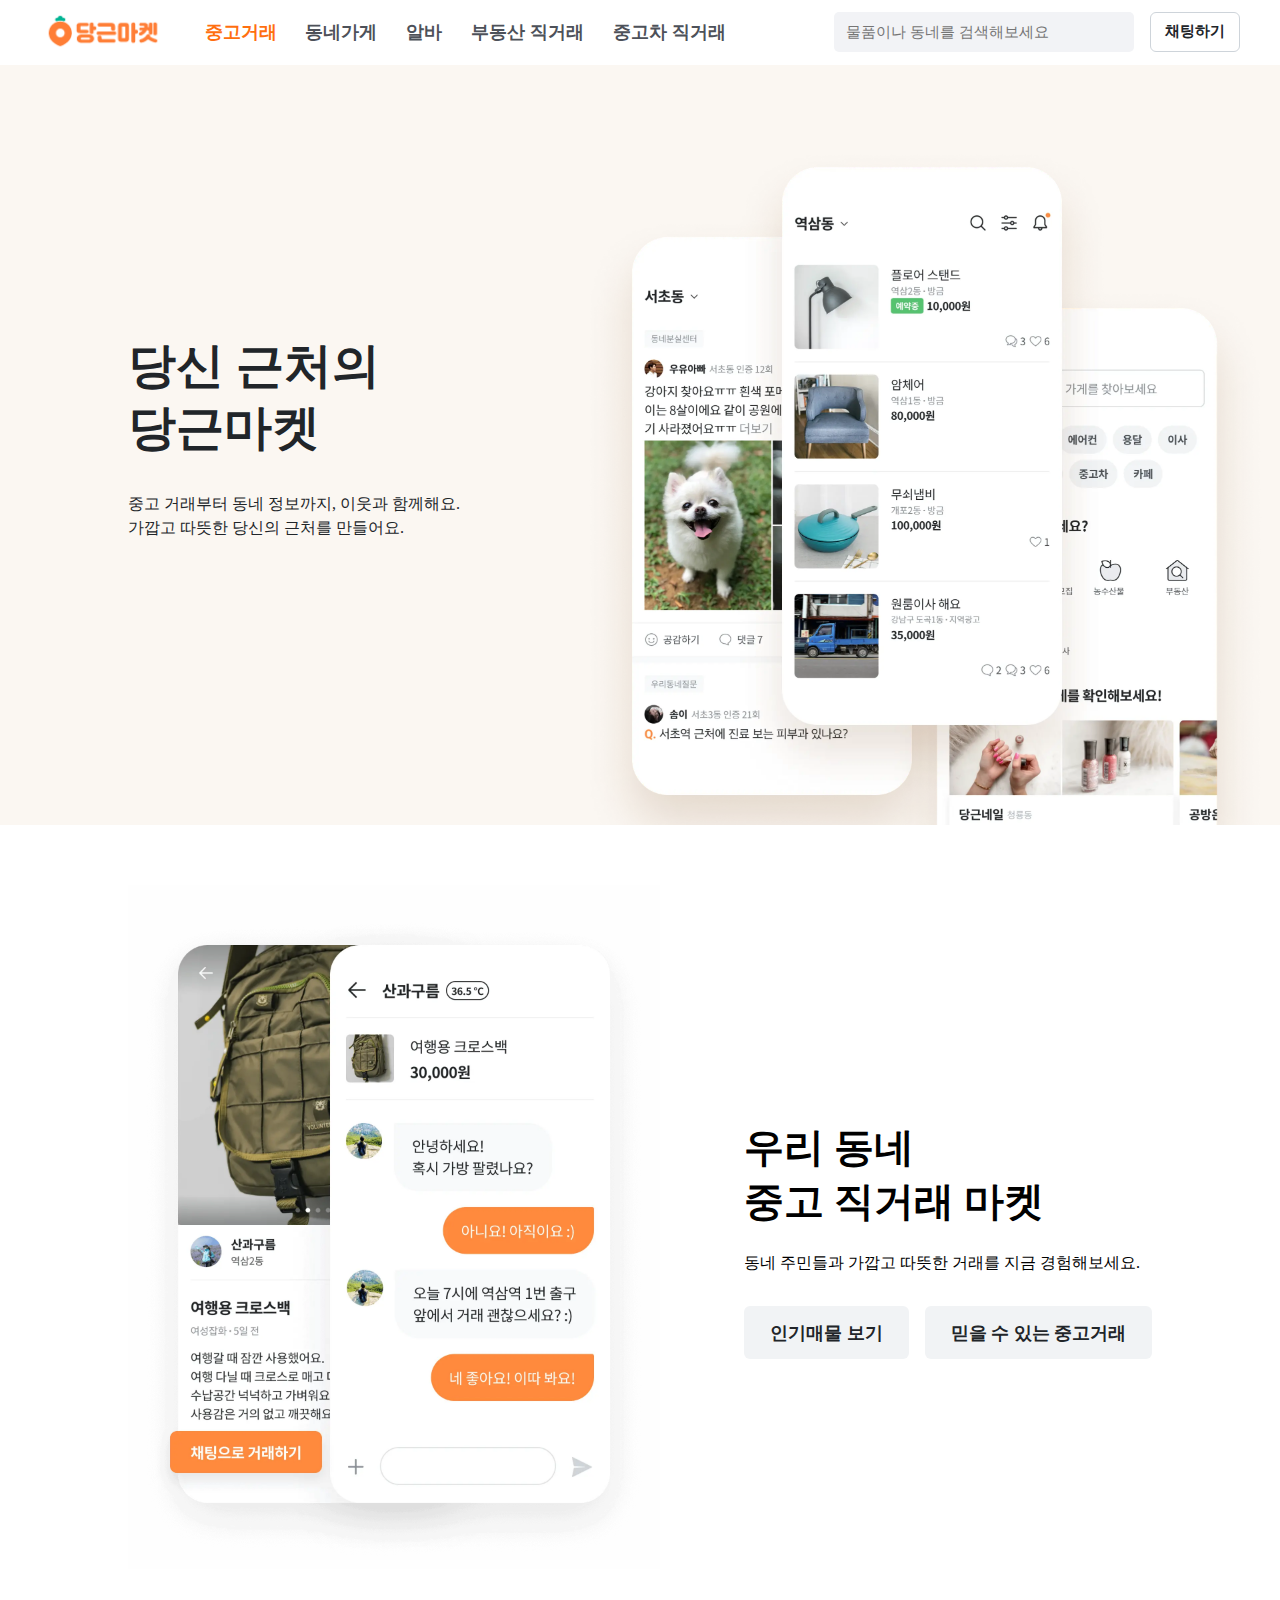
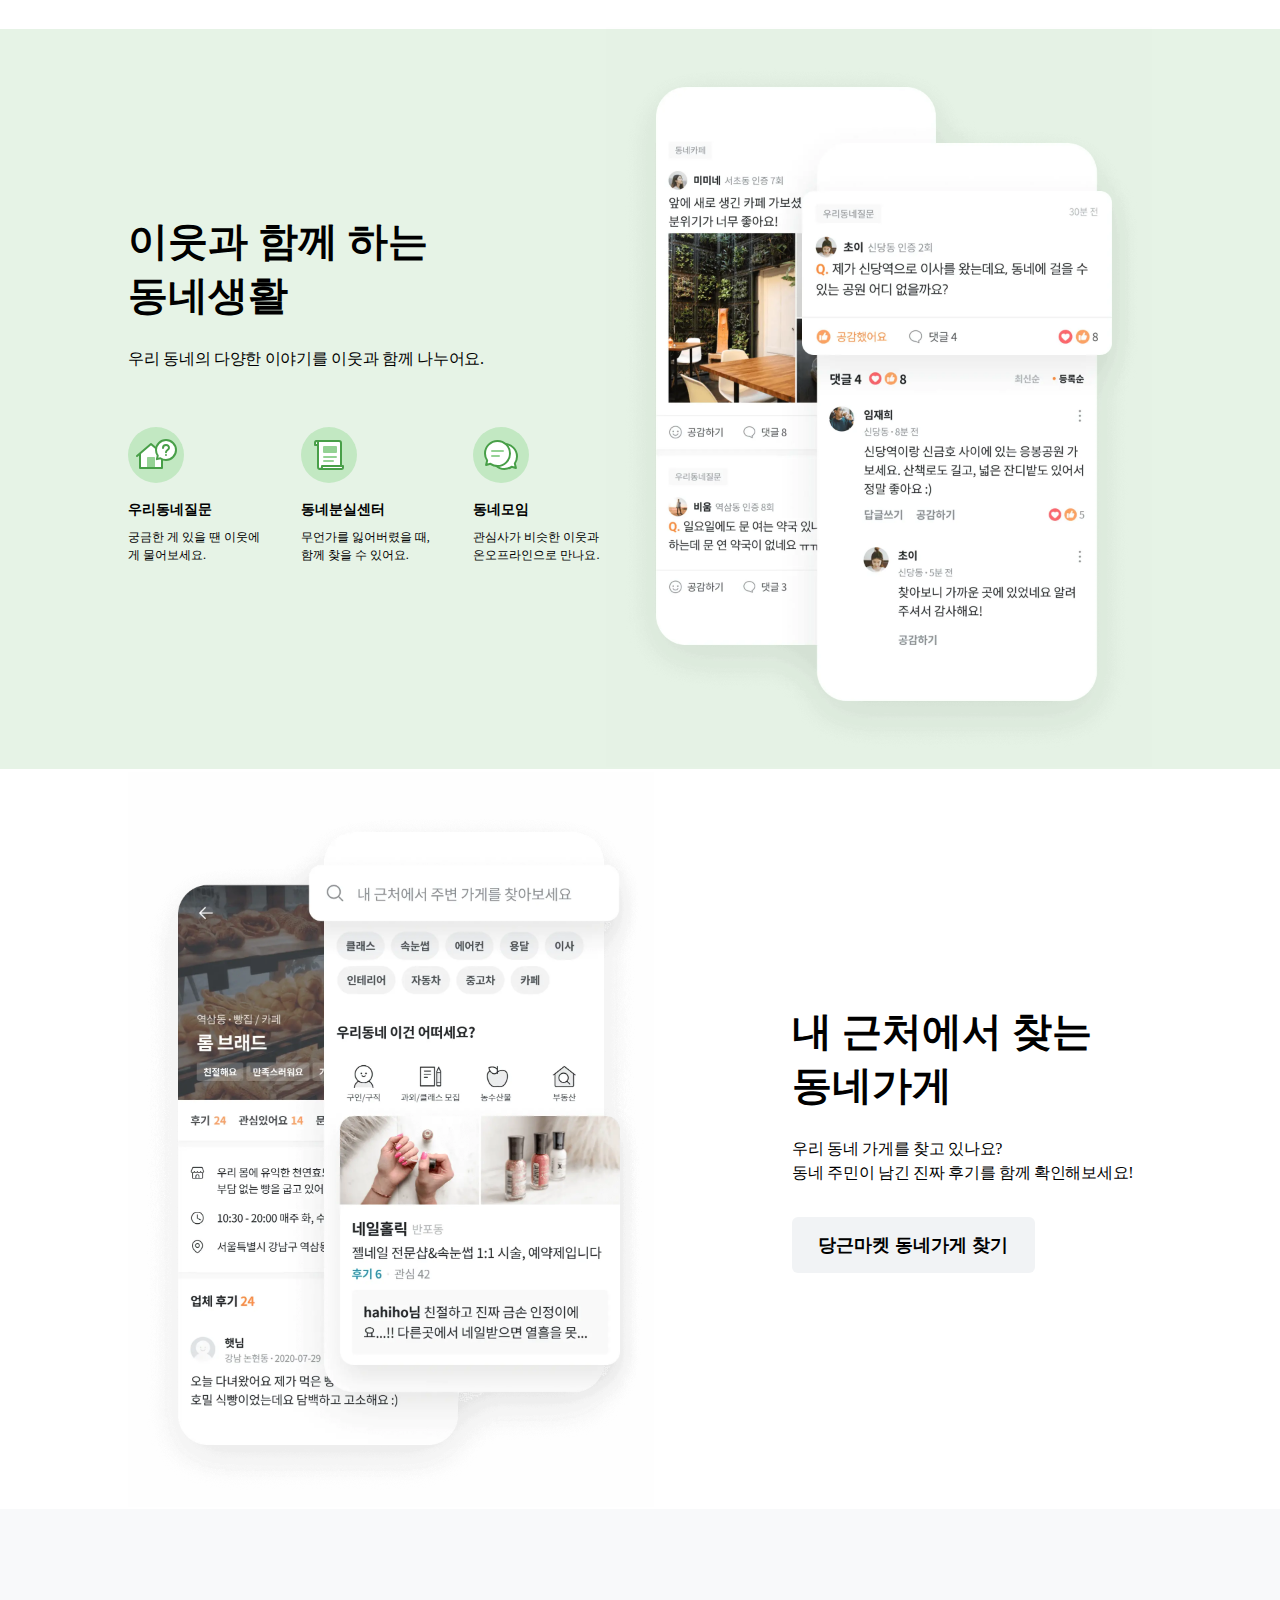
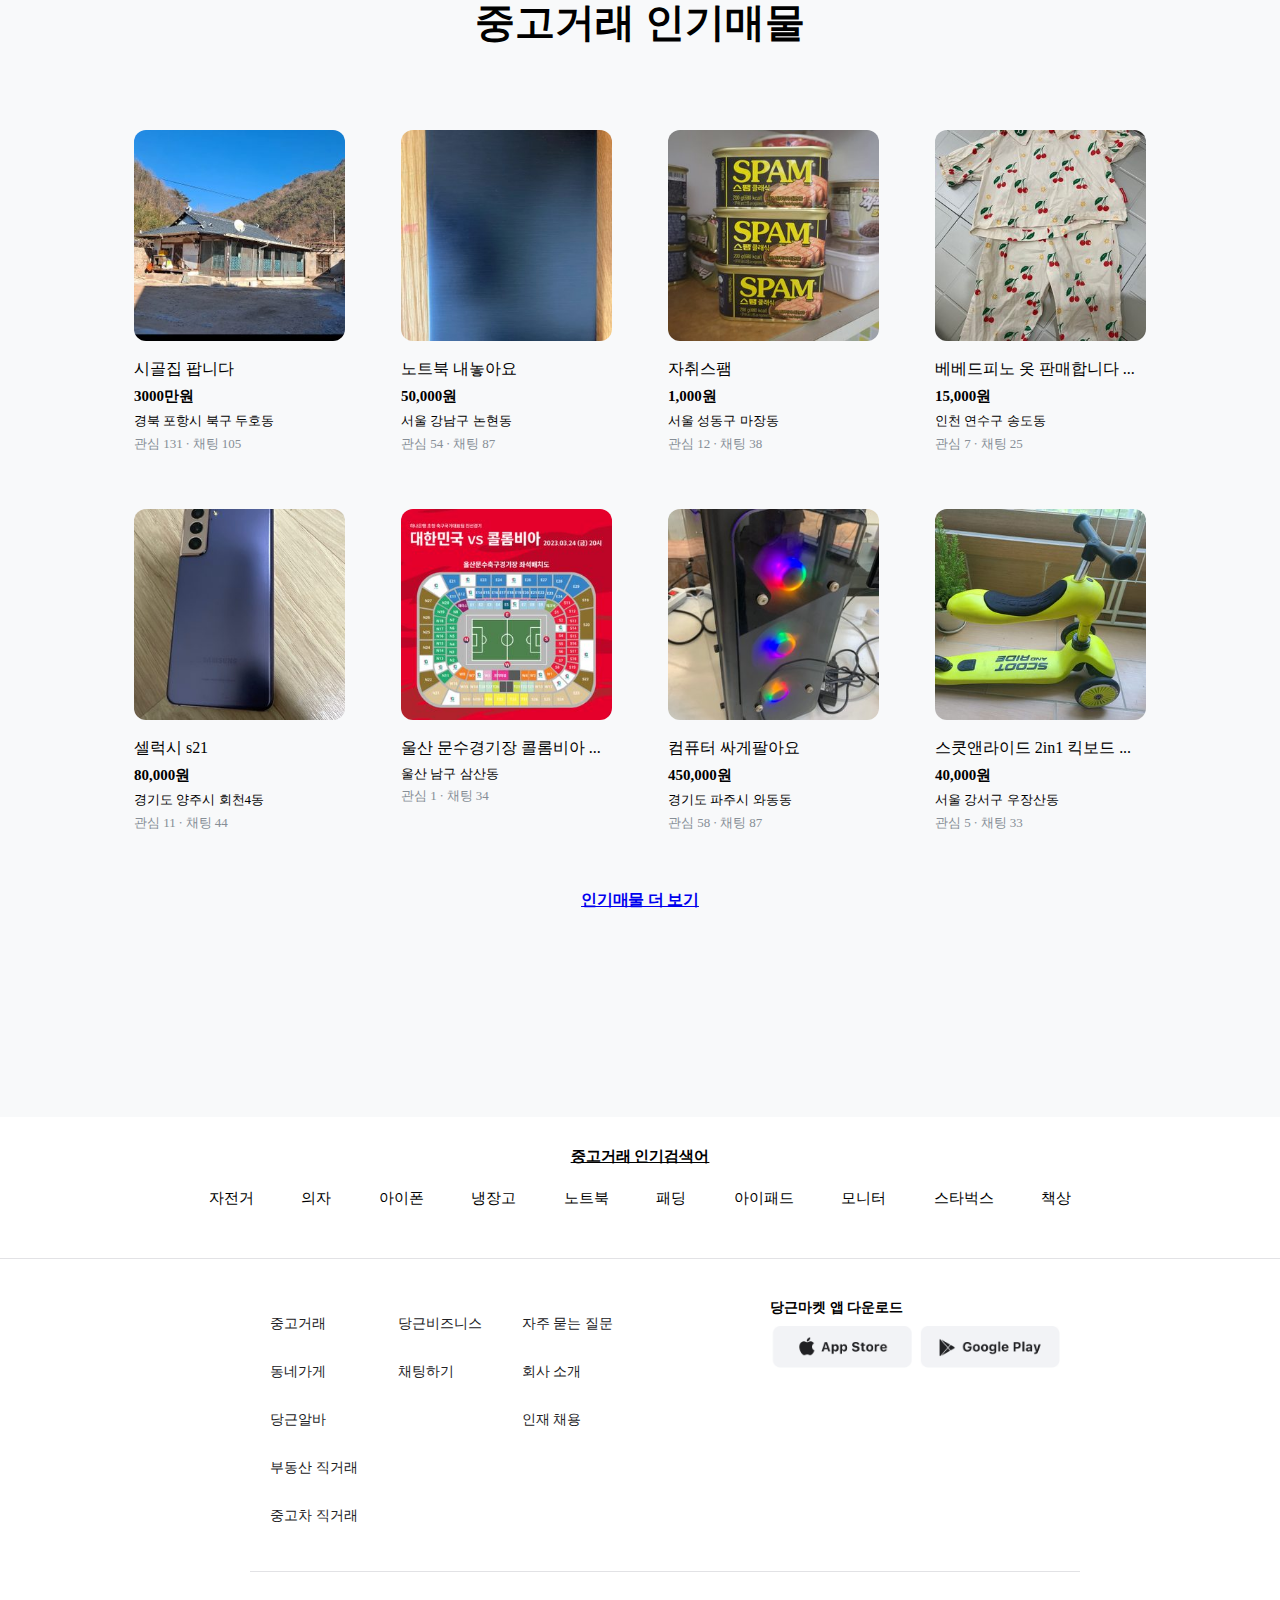
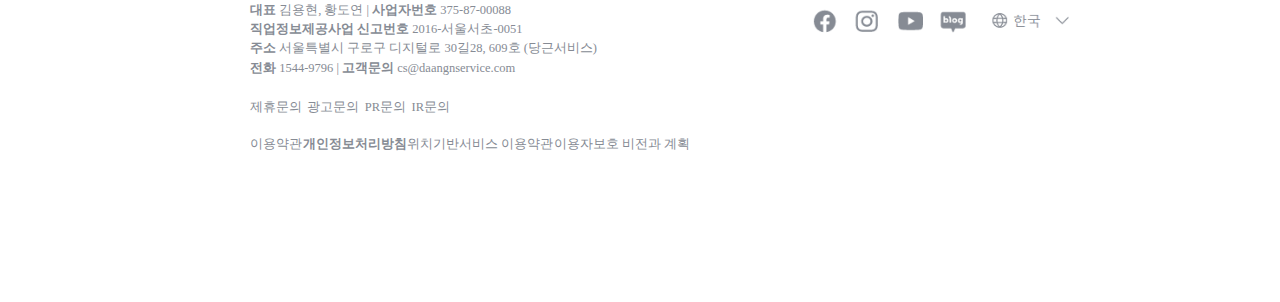
<file: carrot-market-clonecoding/index.html>
<!DOCTYPE html>
<html lang="en">
  <head>
    <meta charset="UTF-8" />
    <meta http-equiv="X-UA-Compatible" content="IE=edge" />
    <link rel="icon" href="./images/icon.png" />
    <title>당신 근처의 당근마켓</title>
    <link rel="stylesheet" href="carrot.css" />
  </head>


  <body>
    <header class="header">
      <!-- 정서 -->
      <div class = header_left>
        <div class="carrot_logo">
          <img class="logo" src="./images/carrot_logo.png" />
        </div>
        <div class="buttons"></div>
          <button class="orange menu">중고거래</button>
          <button class="menu" >동네가게</button>
          <button class="menu">알바</button>
          <button class="menu">부동산 직거래</button>
          <button class="menu">중고차 직거래</button>
        </div>
      </div>

      <div class="search_s">
        <input class="search" placeholder="물품이나 동네를 검색해보세요" />
        <button class="comment-button">채팅하기</button>
      </div>

    </header>


      <!-- 시현 -->

    <div class="shihyun">
      <div class="shihyunnum1">
        <div class="shsection1">
          <div class="shsection1-p">
            <p class="shsection1-pbold">
              <strong>당신 근처의</strong>
              <br />
              <strong>당근마켓</strong>
            </p>
            <p class="shsection1-plight">
              중고 거래부터 동네 정보까지, 이웃과 함께해요.
              <br />
              가깝고 따뜻한 당신의 근처를 만들어요.
            </p>
          </div>
          <div class="shsection1-img">
            <img class="shsection1-img" src="./images/shsection-img1.Webp" />
          </div>
        </div>
      </div>
      <div class="shsection2">
        <img id="shsection-img2" src="./images/shsection-img2.webp" />
        <div class="shsection2-p">
          <h1 class="shsection2-pbold">
            <strong>
              우리 동네
              <br />
              중고 직거래 마켓
            </strong>
          </h1>
          <p class="shsection2-plight">
            동네 주민들과 가깝고 따뜻한 거래를 지금 경험해보세요.
          </p>
          <div class="shsection2-buttons">
            <a
              href="https://www.daangn.com/hot_articles"
              class="shsection2-button"
              ><strong> 인기매물 보기 </strong>
            </a>
            <a 
              href="https://www.daangn.com/trust" 
              class="shsection2-button shsection2-button-margin-left">
              <strong>믿을 수 있는 중고거래</strong>
            </a>
          </div>
        </div>
      </div>
    </div>
   
      <!-- 시현 -->

    <div class="woo-part2-1-background">
      <div class="woo-content-container">
        <!-- 지우 -->
        <div class="woo-title-neiborhood">
          <div class="woo-title-big">이웃과 함께 하는<br />동네생활</div>
          <div class="woo-title-small">
            우리 동네의 다양한 이야기를 이웃과 함께 나누어요.
          </div>
          <div class="woo-title-icon">
            <div class="woo-title-buttons">
              <img
                class="woo-title-icon-img"
                src="./images/part2-1_icon1.svg"
              />
              <div class="woo-title-icon-middle">우리동네질문</div>
              <div class="woo-title-icon-small">
                궁금한 게 있을 땐 이웃에게 물어보세요.
              </div>
            </div>
            <div class="woo-title-buttons">
              <img
                class="woo-title-icon-img"
                src="./images/part2-1_icon2.svg"
              />
              <div class="woo-title-icon-middle">동네분실센터</div>
              <div class="woo-title-icon-small">
                무언가를 잃어버렸을 때, 함께 찾을 수 있어요.
              </div>
            </div>
            <div class="woo-title-buttons">
              <img
                class="woo-title-icon-img"
                src="./images/part2-1_icon3.svg"
              />
              <div class="woo-title-icon-middle">동네모임</div>
              <div class="woo-title-icon-small">
                관심사가 비슷한 이웃과 온오프라인으로 만나요.
              </div>
            </div>
          </div>
        </div>
        <div class="woo-img-neiborhood">
          <img
            class="woo-img-neiborhood-big"
            src="./images/part2-1-bigimg.webp"
          />
        </div>
      </div>
    </div>

    <!-- 지우 -->
    <div class="woo-part2-2-background">
      <div class="woo-content-container">
        <div class="woo-title-neiborhood">
          <div class="woo-title-big">내 근처에서 찾는<br />동네가게</div>
          <div class="woo-title-small">
            우리 동네 가게를 찾고 있나요?<br />동네 주민이 남긴 진짜 후기를 함께
            확인해보세요!
          </div>
          <button class="woo-button">당근마켓 동네가게 찾기</button>
        </div>
        <img
          class="woo-img-neiborhood-big"
          src="./images/part2-2_bigimg.webp"
        />
      </div>
    </div>


    <div>
      <!-- 세안 -->

    <div class="sean-whole-part">
      <div class="sean-popular-products">
        <h1 class="sean-title">중고거래 인기매물</h1>
        <div class="sean-products-container">
          <article class="sean-product-whole">
            <img class="sean-product-image" src="./images/product1.jpg" />
            <div class="sean-product-info">
              <div class="sean-product-name">시골집 팝니다</div>
              <div class="sean-product-price">3000만원</div>
              <div class="sean-product-address">경북 포항시 북구 두호동</div>
              <div class="sean-product-details">관심 131 ∙ 채팅 105</div>
            </div>
          </article>
          <article class="sean-product-whole">
            <div>
              <img class="sean-product-image" src="./images/product2.jpg" />
            </div>
            <div class="sean-product-info">
              <div class="sean-product-name">노트북 내놓아요</div>
              <div class="sean-product-price">50,000원</div>
              <div class="sean-product-address">서울 강남구 논현동</div>
              <div class="sean-product-details">관심 54 ∙ 채팅 87</div>
            </div>
          </article>
          <article class="sean-product-whole">
            <div>
              <img class="sean-product-image" src="./images/product3.jpg" />
            </div>
            <div class="sean-product-info">
              <div class="sean-product-name">자취스팸</div>
              <div class="sean-product-price">1,000원</div>
              <div class="sean-product-address">서울 성동구 마장동</div>
              <div class="sean-product-details">관심 12 ∙ 채팅 38</div>
            </div>
          </article>
          <article class="sean-product-whole">
            <div>
              <img class="sean-product-image" src="./images/product4.jpg" />
            </div>
            <div class="sean-product-info">
              <div class="sean-product-name">베베드피노 옷 판매합니다 ...</div>
              <div class="sean-product-price">15,000원</div>
              <div class="sean-product-address">인천 연수구 송도동</div>
              <div class="sean-product-details">관심 7 ∙ 채팅 25</div>
            </div>
          </article>
          <article class="sean-product-whole">
            <div>
              <img class="sean-product-image" src="./images/product5.jpg" />
            </div>
            <div class="sean-product-info">
              <div class="sean-product-name">셀럭시 s21</div>
              <div class="sean-product-price">80,000원</div>
              <div class="sean-product-address">경기도 양주시 회천4동</div>
              <div class="sean-product-details">관심 11 ∙ 채팅 44</div>
            </div>
          </article>
          <article class="sean-product-whole">
            <div>
              <img class="sean-product-image" src="./images/product6.jpg" />
            </div>
            <div class="sean-product-info">
              <div class="sean-product-name">울산 문수경기장 콜롬비아 ...</div>
              <div class="sean-product-price"></div>
              <div class="sean-product-address">울산 남구 삼산동</div>
              <div class="sean-product-details">관심 1 ∙ 채팅 34</div>
            </div>
          </article>
          <article class="sean-product-whole">
            <div>
              <img class="sean-product-image" src="./images/product7.jpg" />
            </div>
            <div class="sean-product-info">
              <div class="sean-product-name">컴퓨터 싸게팔아요</div>
              <div class="sean-product-price">450,000원</div>
              <div class="sean-product-address">경기도 파주시 와동동</div>
              <div class="sean-product-details">관심 58 ∙ 채팅 87</div>
            </div>
          </article>
          <article class="sean-product-whole">
            <div>
              <img class="sean-product-image" src="./images/product8.jpg" />
            </div>
            <div class="sean-product-info">
              <div class="sean-product-name">스쿳앤라이드 2in1 킥보드 ...</div>
              <div class="sean-product-price">40,000원</div>
              <div class="sean-product-address">서울 강서구 우장산동</div>
              <div class="sean-product-details">관심 5 ∙ 채팅 33</div>
            </div>
          </article>
          <div class="sean-more-products">
            <a href="https://www.daangn.com/hot_articles">인기매물 더 보기</a>
          </div>
        </div>
      </div>

    </div>
  

    <footer class="footer">
      <!-- 정서 -->
      
      <section class="footer_0">
        <div class="used_text">중고거래 인기검색어</div>
        <div class="used_searched_word">
          <a>자전거</a>
          <a>의자</a>
          <a>아이폰</a>
          <a>냉장고</a>
          <a>노트북</a>
          <a>패딩</a>
          <a>아이패드</a>
          <a>모니터</a>
          <a>스타벅스</a>
          <a>책상</a>
        </div>
      </section>


      <div class="footer_align_center">
        <section class="footer_1">
          <div class="rink_s">
            <ul class="rink_column_1">
              <li class="rink">중고거래</li>
              <li class="rink">동네가게</li>
              <li class="rink">당근알바</li>
              <li class="rink">부동산 직거래</li>
              <li class="rink">중고차 직거래</li>
            </ul>
            <ul class="rink_column_2">
              <li class="rink">당근비즈니스</li>
              <li class="rink">채팅하기</li>
            </ul>
            <ul class="rink_column_3">
              <li class="rink">자주 묻는 질문</li>
              <li class="rink">회사 소개</li>
              <li class="rink">인재 채용</li>
            </ul>
          </div><!-- class="rink_s" -->

          <div class="app_down">
            <div class="text_app_down">당근마켓 앱 다운로드</div>
            <img class="img_app_down" src="./images/app_down_button.png" />
          </div><!-- class="app_down" -->
          
        </section><!-- class="footer_1" -->

        <section class="footer_2">
          <section class="footer_2_left">
            <section class="info_1">
              <div class="info_row">
                <span>
                  <b>대표</b>
                  김용현, 황도연
                </span>
                <span class="info_row_light">|</span>
                <span>
                  <b>사업자번호</b>
                  375-87-00088
                </span>
              </div>
              <div class="info_row">
                <span>
                  <b>직업정보제공사업 신고번호</b>
                  2016-서울서초-0051
                </span>
              </div>
              <div class="info_row">
                <span>
                  <div>
                    <b>주소</b>
                    서울특별시 구로구 디지털로 30길28, 609호 (당근서비스)
                  </address>
                </div>
              </div>
              <div class="info_row">
                <span>
                  <b>전화</b>
                  1544-9796
                </span>
                <span class="info_row_light">|</span>
                <span>
                  <b>고객문의</b>
                  cs@daangnservice.com
                </span>
              </div>
            </section>
            <section class="info_2">
              <a>제휴문의</a>
              <a>광고문의</a>
              <a>PR문의</a>
              <a>IR문의</a>
            </section>
            <section class="info_3">
              <a>이용약관</a>
              <b>개인정보처리방침</b>
              <a>위치기반서비스 이용약관</a>
              <a>이용자보호 비전과 계획</a>
            </section>
          </section><!-- class="footer_2_left" -->

          <section class="footer_2_right">
            <img class="img_app_down" src="./images/share_icon.png" />
          </section><!-- class="footer_2_right" -->

        </section><!-- class="footer_2" -->

      </div><!-- class="footer_align_center -->
    </footer>
  <body>  
</html>
</file>
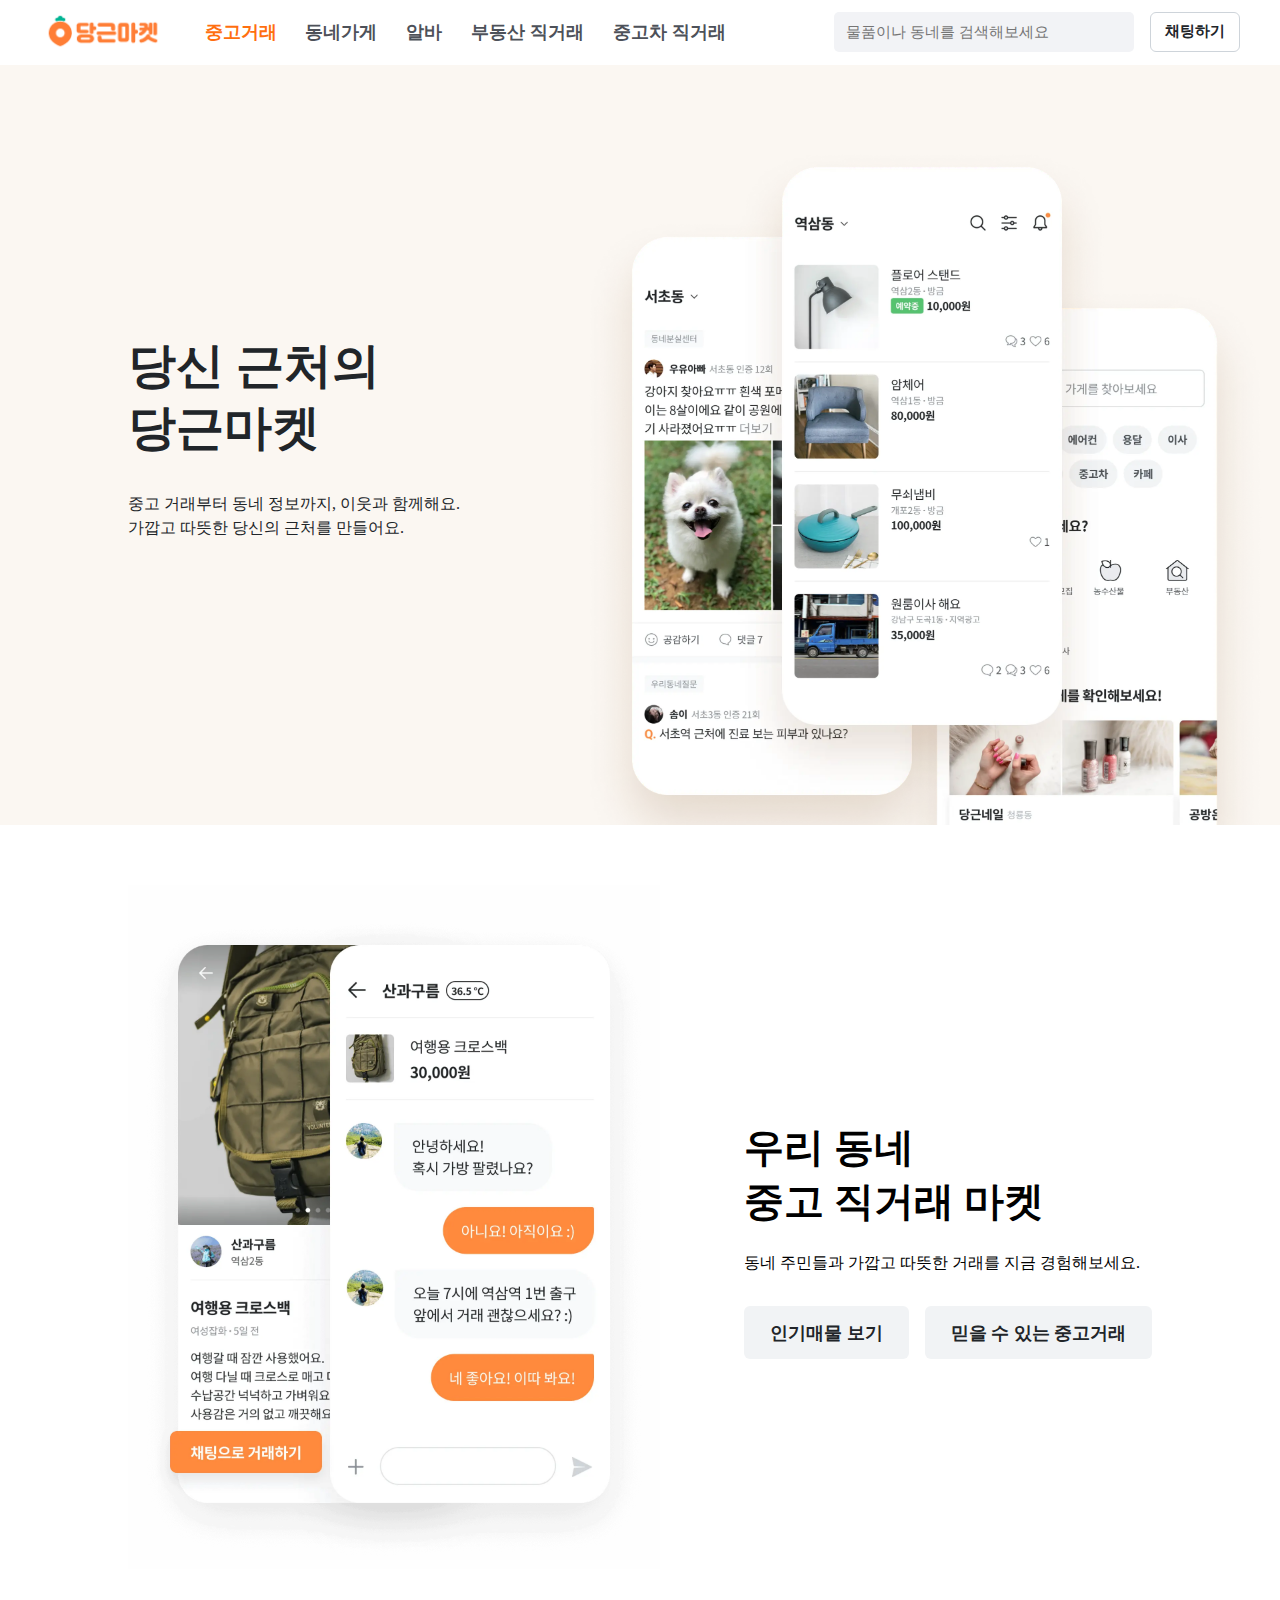
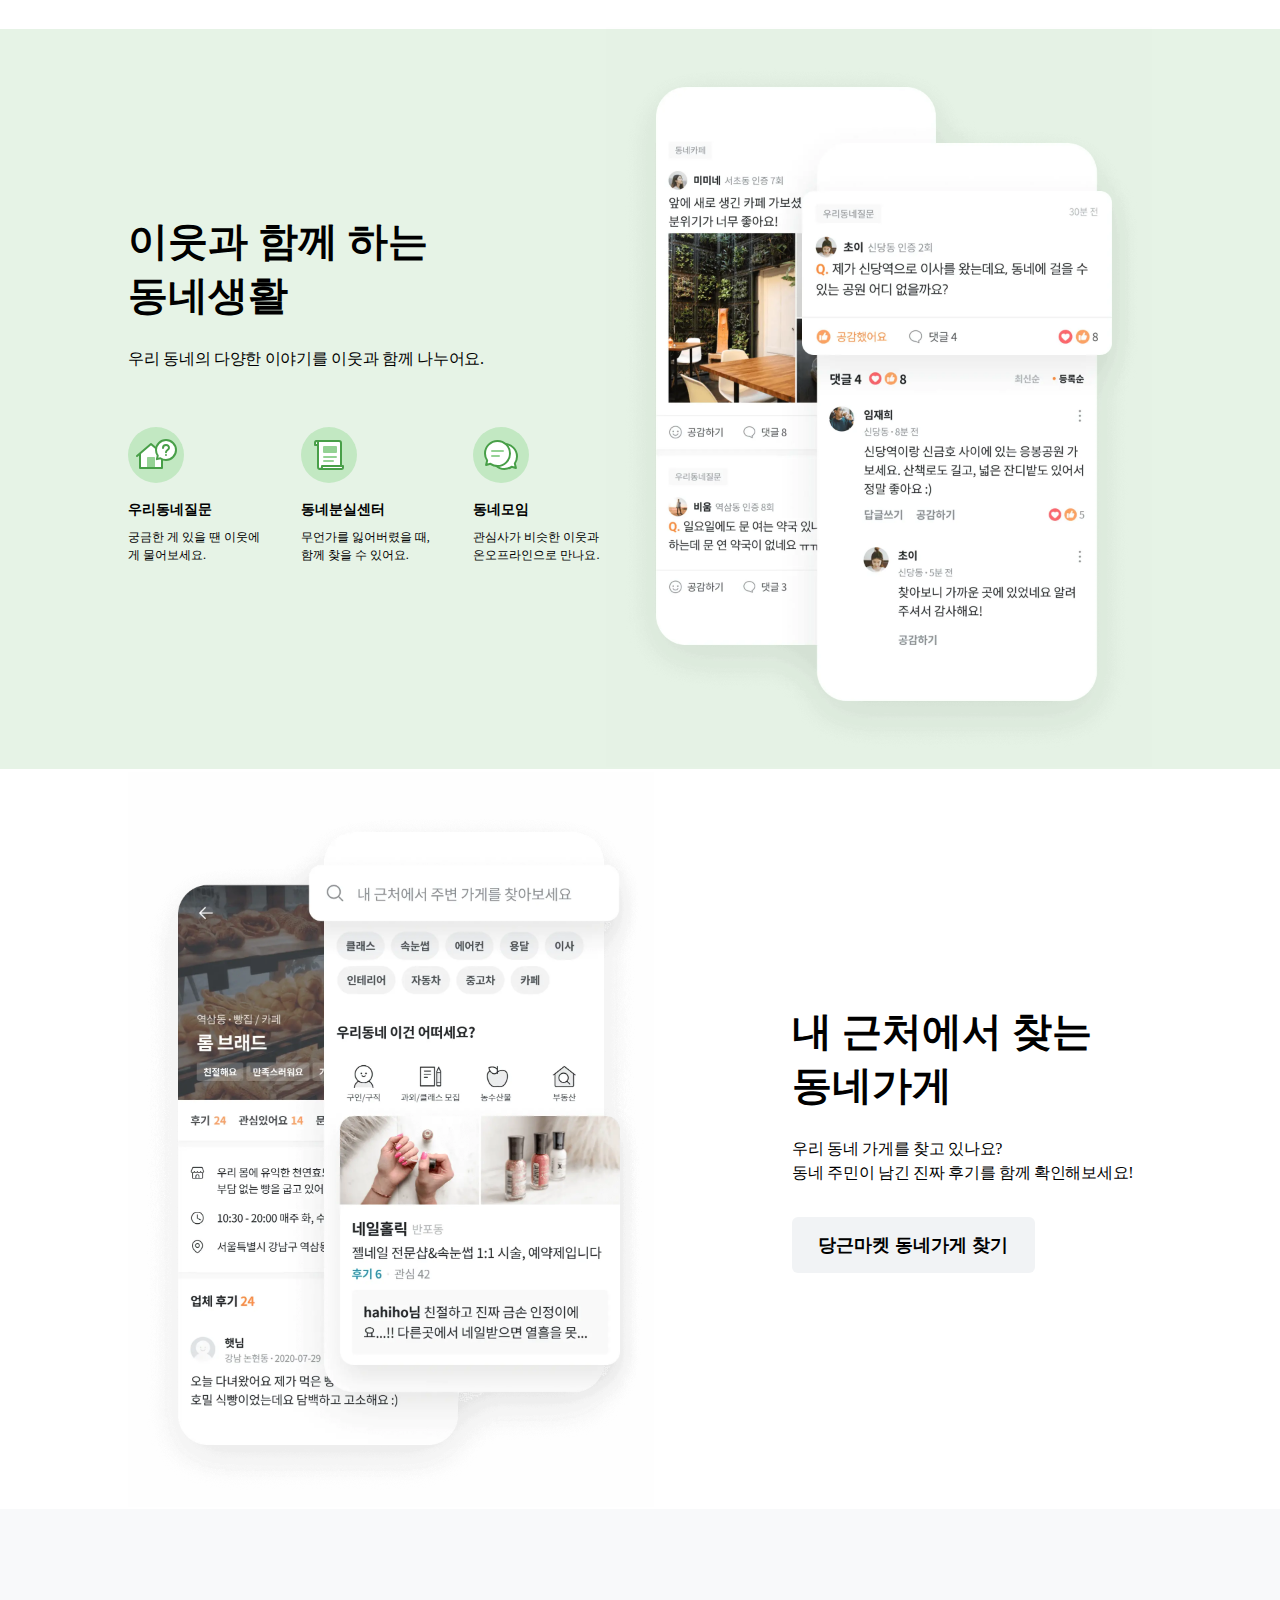
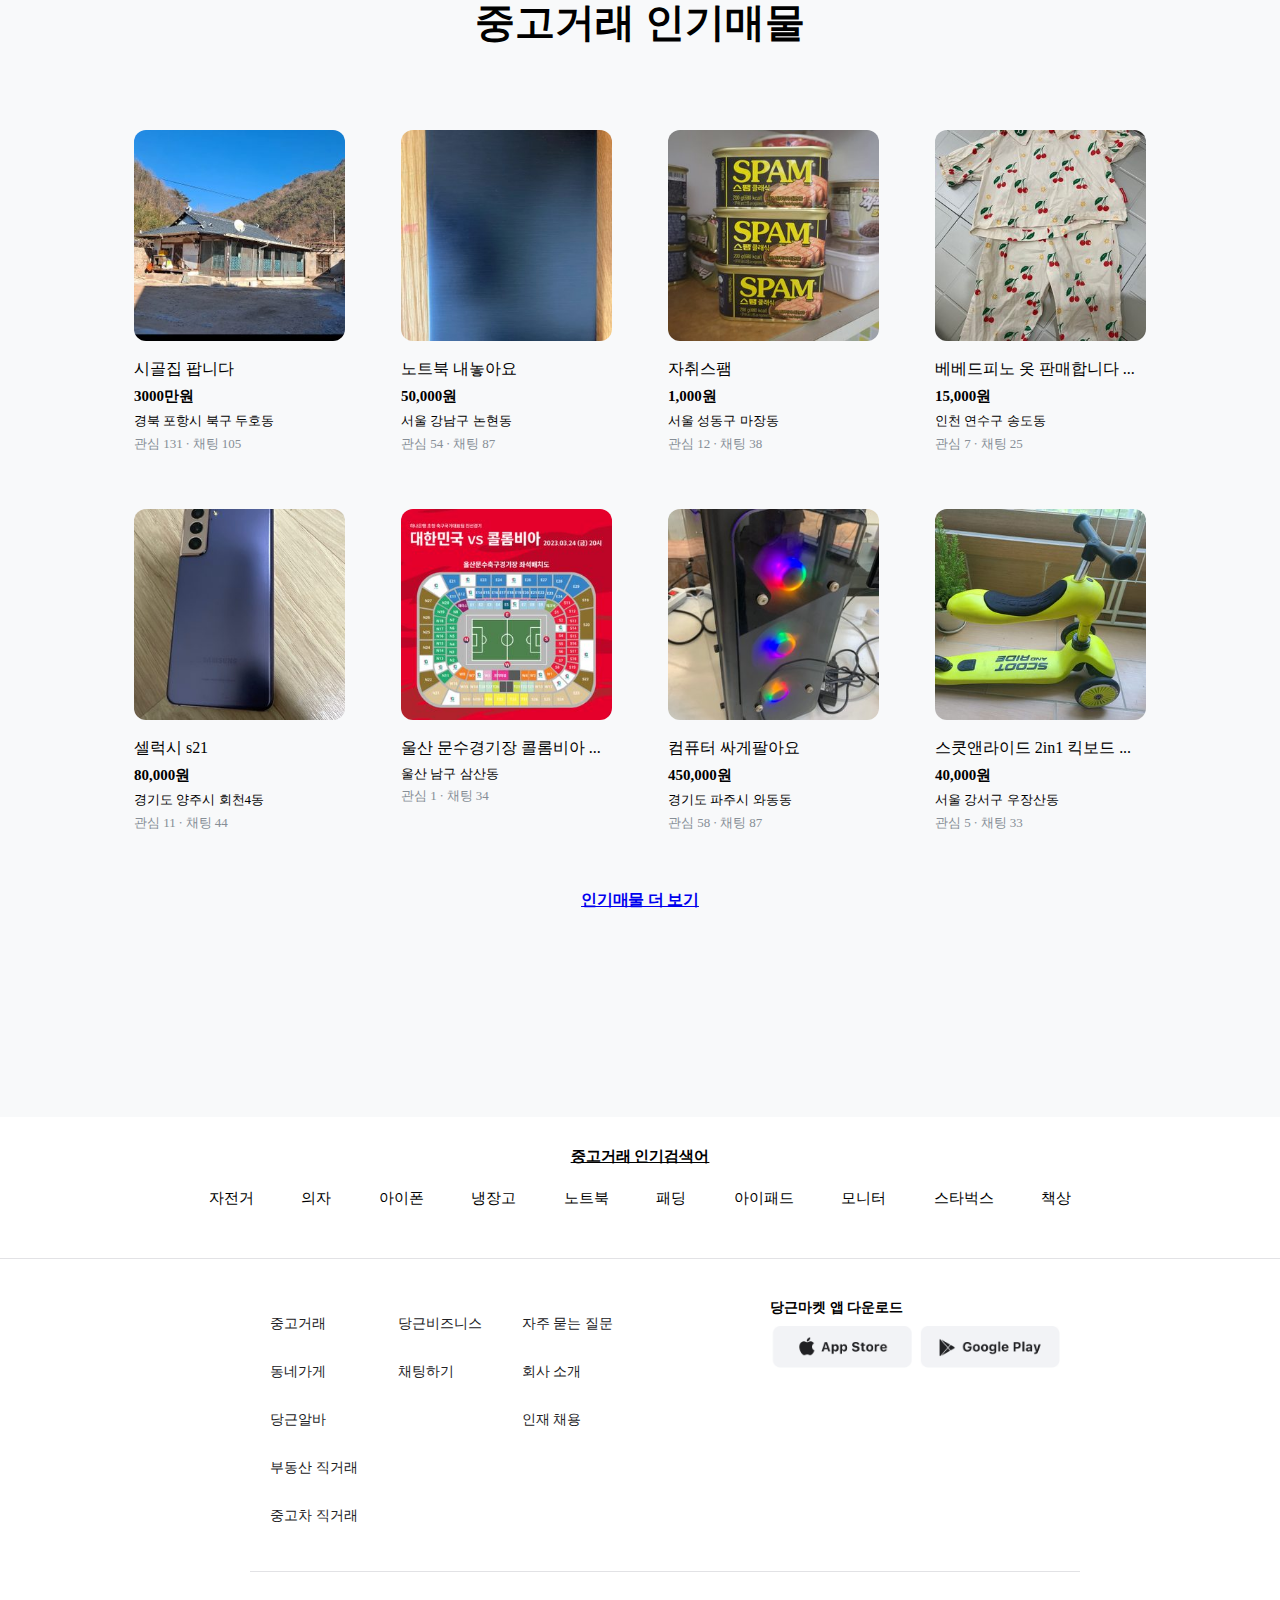
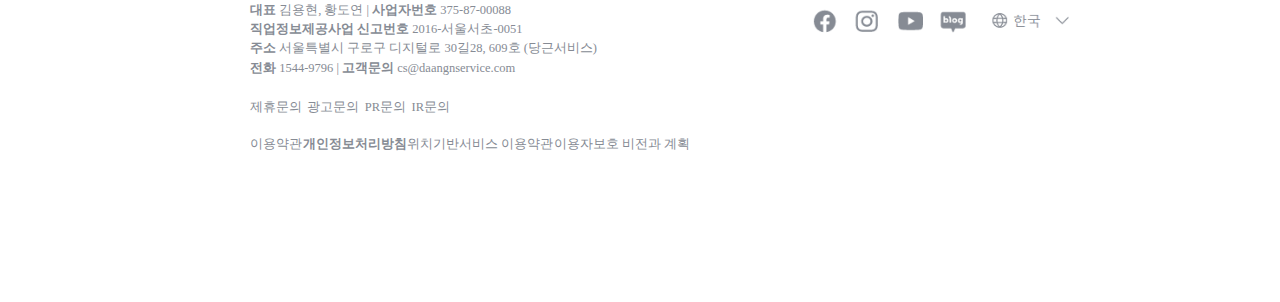
<file: carrot-market-clonecoding/carrot.html>
<!DOCTYPE html>
<html lang="en">
  <head>
    <meta charset="UTF-8" />
    <meta http-equiv="X-UA-Compatible" content="IE=edge" />
    <meta name="viewport" content="width=device-width, initial-scale=1.0" />
    <link rel="icon" href="./images/icon.png" />
    <title>당신 근처의 당근마켓</title>
    <link rel="stylesheet" href="carrot.css" />
  </head>


  <body>
    <header class="header">
      <!-- 정서 -->
      <div class = header_left>
        <div class="carrot_logo">
          <img class="logo" src="./images/carrot_logo.png" />
        </div>
        <div class="buttons"></div>
          <button class="orange menu">중고거래</button>
          <button class="menu" >동네가게</button>
          <button class="menu">알바</button>
          <button class="menu">부동산 직거래</button>
          <button class="menu">중고차 직거래</button>
        </div>
      </div>

      <div class="search_s">
        <input class="search" placeholder="물품이나 동네를 검색해보세요" />
        <button class="comment-button">채팅하기</button>
      </div>

    </header>


      <!-- 시현 -->

    <div class="shihyun">
      <div class="shihyunnum1">
        <div class="shsection1">
          <div class="shsection1-p">
            <p class="shsection1-pbold">
              <strong>당신 근처의</strong>
              <br />
              <strong>당근마켓</strong>
            </p>
            <p class="shsection1-plight">
              중고 거래부터 동네 정보까지, 이웃과 함께해요.
              <br />
              가깝고 따뜻한 당신의 근처를 만들어요.
            </p>
          </div>
          <div class="shsection1-img">
            <img class="shsection1-img" src="./images/shsection-img1.Webp" />
          </div>
        </div>
      </div>
      <div class="shsection2">
        <img id="shsection-img2" src="./images/shsection-img2.webp" />
        <div class="shsection2-p">
          <h1 class="shsection2-pbold">
            <strong>
              우리 동네
              <br />
              중고 직거래 마켓
            </strong>
          </h1>
          <p class="shsection2-plight">
            동네 주민들과 가깝고 따뜻한 거래를 지금 경험해보세요.
          </p>
          <div class="shsection2-buttons">
            <a
              href="https://www.daangn.com/hot_articles"
              class="shsection2-button"
              ><strong> 인기매물 보기 </strong>
            </a>
            <a 
              href="https://www.daangn.com/trust" 
              class="shsection2-button shsection2-button-margin-left">
              <strong>믿을 수 있는 중고거래</strong>
            </a>
          </div>
        </div>
      </div>
    </div>
   
      <!-- 시현 -->

    <div class="woo-part2-1-background">
      <div class="woo-content-container">
        <!-- 지우 -->
        <div class="woo-title-neiborhood">
          <div class="woo-title-big">이웃과 함께 하는<br />동네생활</div>
          <div class="woo-title-small">
            우리 동네의 다양한 이야기를 이웃과 함께 나누어요.
          </div>
          <div class="woo-title-icon">
            <div class="woo-title-buttons">
              <img
                class="woo-title-icon-img"
                src="./images/part2-1_icon1.svg"
              />
              <div class="woo-title-icon-middle">우리동네질문</div>
              <div class="woo-title-icon-small">
                궁금한 게 있을 땐 이웃에게 물어보세요.
              </div>
            </div>
            <div class="woo-title-buttons">
              <img
                class="woo-title-icon-img"
                src="./images/part2-1_icon2.svg"
              />
              <div class="woo-title-icon-middle">동네분실센터</div>
              <div class="woo-title-icon-small">
                무언가를 잃어버렸을 때, 함께 찾을 수 있어요.
              </div>
            </div>
            <div class="woo-title-buttons">
              <img
                class="woo-title-icon-img"
                src="./images/part2-1_icon3.svg"
              />
              <div class="woo-title-icon-middle">동네모임</div>
              <div class="woo-title-icon-small">
                관심사가 비슷한 이웃과 온오프라인으로 만나요.
              </div>
            </div>
          </div>
        </div>
        <div class="woo-img-neiborhood">
          <img
            class="woo-img-neiborhood-big"
            src="./images/part2-1-bigimg.webp"
          />
        </div>
      </div>
    </div>

    <!-- 지우 -->
    <div class="woo-part2-2-background">
      <div class="woo-content-container">
        <div class="woo-title-neiborhood">
          <div class="woo-title-big">내 근처에서 찾는<br />동네가게</div>
          <div class="woo-title-small">
            우리 동네 가게를 찾고 있나요?<br />동네 주민이 남긴 진짜 후기를 함께
            확인해보세요!
          </div>
          <button class="woo-button">당근마켓 동네가게 찾기</button>
        </div>
        <img
          class="woo-img-neiborhood-big"
          src="./images/part2-2_bigimg.webp"
        />
      </div>
    </div>


    <div>
      <!-- 세안 -->

    <div class="sean-whole-part">
      <div class="sean-popular-products">
        <h1 class="sean-title">중고거래 인기매물</h1>
        <div class="sean-products-container">
          <article class="sean-product-whole">
            <img class="sean-product-image" src="./images/product1.jpg" />
            <div class="sean-product-info">
              <div class="sean-product-name">시골집 팝니다</div>
              <div class="sean-product-price">3000만원</div>
              <div class="sean-product-address">경북 포항시 북구 두호동</div>
              <div class="sean-product-details">관심 131 ∙ 채팅 105</div>
            </div>
          </article>
          <article class="sean-product-whole">
            <div>
              <img class="sean-product-image" src="./images/product2.jpg" />
            </div>
            <div class="sean-product-info">
              <div class="sean-product-name">노트북 내놓아요</div>
              <div class="sean-product-price">50,000원</div>
              <div class="sean-product-address">서울 강남구 논현동</div>
              <div class="sean-product-details">관심 54 ∙ 채팅 87</div>
            </div>
          </article>
          <article class="sean-product-whole">
            <div>
              <img class="sean-product-image" src="./images/product3.jpg" />
            </div>
            <div class="sean-product-info">
              <div class="sean-product-name">자취스팸</div>
              <div class="sean-product-price">1,000원</div>
              <div class="sean-product-address">서울 성동구 마장동</div>
              <div class="sean-product-details">관심 12 ∙ 채팅 38</div>
            </div>
          </article>
          <article class="sean-product-whole">
            <div>
              <img class="sean-product-image" src="./images/product4.jpg" />
            </div>
            <div class="sean-product-info">
              <div class="sean-product-name">베베드피노 옷 판매합니다 ...</div>
              <div class="sean-product-price">15,000원</div>
              <div class="sean-product-address">인천 연수구 송도동</div>
              <div class="sean-product-details">관심 7 ∙ 채팅 25</div>
            </div>
          </article>
          <article class="sean-product-whole">
            <div>
              <img class="sean-product-image" src="./images/product5.jpg" />
            </div>
            <div class="sean-product-info">
              <div class="sean-product-name">셀럭시 s21</div>
              <div class="sean-product-price">80,000원</div>
              <div class="sean-product-address">경기도 양주시 회천4동</div>
              <div class="sean-product-details">관심 11 ∙ 채팅 44</div>
            </div>
          </article>
          <article class="sean-product-whole">
            <div>
              <img class="sean-product-image" src="./images/product6.jpg" />
            </div>
            <div class="sean-product-info">
              <div class="sean-product-name">울산 문수경기장 콜롬비아 ...</div>
              <div class="sean-product-price"></div>
              <div class="sean-product-address">울산 남구 삼산동</div>
              <div class="sean-product-details">관심 1 ∙ 채팅 34</div>
            </div>
          </article>
          <article class="sean-product-whole">
            <div>
              <img class="sean-product-image" src="./images/product7.jpg" />
            </div>
            <div class="sean-product-info">
              <div class="sean-product-name">컴퓨터 싸게팔아요</div>
              <div class="sean-product-price">450,000원</div>
              <div class="sean-product-address">경기도 파주시 와동동</div>
              <div class="sean-product-details">관심 58 ∙ 채팅 87</div>
            </div>
          </article>
          <article class="sean-product-whole">
            <div>
              <img class="sean-product-image" src="./images/product8.jpg" />
            </div>
            <div class="sean-product-info">
              <div class="sean-product-name">스쿳앤라이드 2in1 킥보드 ...</div>
              <div class="sean-product-price">40,000원</div>
              <div class="sean-product-address">서울 강서구 우장산동</div>
              <div class="sean-product-details">관심 5 ∙ 채팅 33</div>
            </div>
          </article>
          <div class="sean-more-products">
            <a href="https://www.daangn.com/hot_articles">인기매물 더 보기</a>
          </div>
        </div>
      </div>

    </div>
  

    <footer class="footer">
      <!-- 정서 -->
      
      <section class="footer_0">
        <div class="used_text">중고거래 인기검색어</div>
        <div class="used_searched_word">
          <a>자전거</a>
          <a>의자</a>
          <a>아이폰</a>
          <a>냉장고</a>
          <a>노트북</a>
          <a>패딩</a>
          <a>아이패드</a>
          <a>모니터</a>
          <a>스타벅스</a>
          <a>책상</a>
        </div>
      </section>


      <div class="footer_align_center">
        <section class="footer_1">
          <div class="rink_s">
            <ul class="rink_column_1">
              <li class="rink">중고거래</li>
              <li class="rink">동네가게</li>
              <li class="rink">당근알바</li>
              <li class="rink">부동산 직거래</li>
              <li class="rink">중고차 직거래</li>
            </ul>
            <ul class="rink_column_2">
              <li class="rink">당근비즈니스</li>
              <li class="rink">채팅하기</li>
            </ul>
            <ul class="rink_column_3">
              <li class="rink">자주 묻는 질문</li>
              <li class="rink">회사 소개</li>
              <li class="rink">인재 채용</li>
            </ul>
          </div><!-- class="rink_s" -->

          <div class="app_down">
            <div class="text_app_down">당근마켓 앱 다운로드</div>
            <img class="img_app_down" src="./images/app_down_button.png" />
          </div><!-- class="app_down" -->
          
        </section><!-- class="footer_1" -->

        <section class="footer_2">
          <section class="footer_2_left">
            <section class="info_1">
              <div class="info_row">
                <span>
                  <b>대표</b>
                  김용현, 황도연
                </span>
                <span class="info_row_light">|</span>
                <span>
                  <b>사업자번호</b>
                  375-87-00088
                </span>
              </div>
              <div class="info_row">
                <span>
                  <b>직업정보제공사업 신고번호</b>
                  2016-서울서초-0051
                </span>
              </div>
              <div class="info_row">
                <span>
                  <div>
                    <b>주소</b>
                    서울특별시 구로구 디지털로 30길28, 609호 (당근서비스)
                  </address>
                </div>
              </div>
              <div class="info_row">
                <span>
                  <b>전화</b>
                  1544-9796
                </span>
                <span class="info_row_light">|</span>
                <span>
                  <b>고객문의</b>
                  cs@daangnservice.com
                </span>
              </div>
            </section>
            <section class="info_2">
              <a>제휴문의</a>
              <a>광고문의</a>
              <a>PR문의</a>
              <a>IR문의</a>
            </section>
            <section class="info_3">
              <a>이용약관</a>
              <b>개인정보처리방침</b>
              <a>위치기반서비스 이용약관</a>
              <a>이용자보호 비전과 계획</a>
            </section>
          </section><!-- class="footer_2_left" -->

          <section class="footer_2_right">
            <img class="img_app_down" src="./images/share_icon.png" />
          </section><!-- class="footer_2_right" -->

        </section><!-- class="footer_2" -->

      </div><!-- class="footer_align_center -->
    </footer>
  <body>  
</html>
</file>
<file: carrot-market-clonecoding/carrot.css>
.header {
  display: flex;
  justify-content: space-around;
  flex-direction: row;
  height: 65px;
  width: 100%;
  top: 0;
  position: fixed;
  background-color: white;
  z-index: 10;
}

.header_left {
  display: flex;
  justify-content: space-between;
  align-items: center;
  height: 95%;
  width: 70%;
  padding-top: 6px;
  padding-left: 40px;
}

.carrot_logo {
  display: flex;
  height: 160%;
  align-items: center;
  padding-bottom: 12px;
}

.logo {
  display: flex;
  height: 50%;
  padding-right: 5px;
}

.buttons {
  display: flex;
  flex-direction: row;
  height: 40px;
}

.orange {
  color: #ff6f0f !important;
}

.menu {
  display: flex;
  justify-content: space-between;
  font-size: 18px;
  align-items: center;
  padding-bottom: 10px;
  background-color: transparent;
  border-color: transparent;
  justify-content: center;
  font-weight: 900;
  color: #4d5159;
}

.search_s {
  display: flex;
  justify-content: space-between;
  height: 98%;
  align-items: center;
  margin-left: 100px;
  padding-right: 40px;
}

.search {
  display: flex;
  height: 40px;
  width: 300px;
  padding: 12px;
  border: transparent;
  background-color: #f2f3f6;
  border-radius: 5px;
  box-sizing: border-box;
  font-size: 15px;
}

.comment-button {
  width: 90px;
  height: 40px;
  border-radius: 6px;
  box-sizing: border-box;
  border: 1px solid #ced4da;
  color: #212529;
  text-align: center;
  font-weight: 700;
  background-color: #fff;
  margin-left: 16px;
  font-size: 15px;
  text-decoration: none;
}

.footer_align_center {
  display: flex;
  justify-content: center;
  flex-direction: column;
  margin-left: 230px;
}

.footer_0 {
  display: flex;
  flex-direction: column;
  padding-top: 30px;
  padding-bottom: 50px;
  margin-bottom: 40px;
  align-items: center;
  font-size: 11px;
  border-bottom: 1px solid #e2e2e5;
}

.used_text {
  text-decoration: underline;
  padding-bottom: 23px;
  font-weight: 600;
  font-size: 15px;
}

.used_searched_word {
  display: flex;
  flex-direction: row;
  justify-content: space-around;
  width: 910px;
  font-size: 15px;
}

.rink_s {
  display: flex;
  align-items: flex-start;
  flex-direction: row;
  float: left;
  width: 390px;
}
.rink_column_1 {
  display: flex;
  align-items: flex-start;
  flex-direction: column;
}
.rink_column_2 {
  display: flex;
  align-items: flex-start;
  flex-direction: column;
}
.rink_column_3 {
  display: flex;
  align-items: flex-start;
  flex-direction: column;
}

.rink {
  height: 35px;
  font-size: 14px;
  color: #212124;
  list-style-type: none;
  padding-bottom: 13px;
}

.app_down {
  width: 490px;
  float: right;
  margin-right: 20px;
}

.text_app_down {
  display: flex;
  font-size: 14px;
  font-weight: 600;
  margin-bottom: 4px;
}

.img_app_down {
  display: flex;
  justify-content: flex-start;
  width: 60%;
}

.footer_2 {
  border-top: 1px solid #e2e2e5;
  padding-top: 30px;
  margin-left: 20px;
  margin-right: 200px;
}

.footer_2_left {
  display: flex;
  justify-content: left;
  flex-direction: column;
  align-items: flex-start;
  float: left;
  width: 45%;
  font-size: 12.5px;
  height: 300px;
  color: #868b94;
}

.info_row {
  margin-bottom: 2.2px;
}

.info_2 {
  display: flex;
  margin: 20px 0;
  width: 200px;
  justify-content: space-between;
}

.info_3 {
  display: flex;
  width: 440px;
  justify-content: space-between;
}

.footer_2_right {
  display: flex;
  justify-content: end;
  float: right;
  width: 55%;
}

.woo-part2-1-background {
  background-color: #e6f3e6;
  width: 100%;
  justify-content: space-evenly;
}

.woo-part2-1-background .woo-content-container {
  display: flex;
  flex-direction: row;
  align-items: center;
  background-color: #e6f3e6;
  width: 1024px;
  height: 740px;
  margin: 0 auto;
  justify-content: space-between;
}

.woo-part2-1-background .woo-title-neiborhood {
  display: flex;
  flex-direction: column;
}

.woo-title-icon {
  display: flex;
  flex-direction: row;
  margin-top: 40px;
  display: flex;
  gap: 40px;
  justify-content: space-between;
  font-weight: 400;
  width: 478px;
  height: 172px;
}

.woo-title-buttons {
  display: flex;
  flex-direction: column;
  margin-top: 16px;
  margin-bottom: 16px;
  width: 140px;
  max-width: 140px;
}

.woo-part2-1-background .woo-img-neiborhood-big {
  background-size: 546px 740px;
  width: 546px;
  height: 740px;
}

.woo-title-icon-img {
  width: 56px;
  height: 56px;
  background-size: 56px 56px;
}

.woo-title-icon-middle {
  font-size: 14px;
  line-height: 1.5;
  font-weight: bold;
  margin-top: 16px;
  margin-bottom: 8px;
}

.woo-title-icon-small {
  font-size: 12.2px;
  line-height: 1.5;
  height: 39px;
}

.woo-title-big {
  font-size: 40px;
  line-height: 1.35;
  margin-bottom: 24px;
  font-weight: 700;
}

.woo-title-small {
  font-size: 16px;
  line-height: 1.5;
  letter-spacing: -0.3px;
}

.woo-part2-2-background {
  width: 100%;
  justify-content: space-evenly;
}

.woo-part2-2-background .woo-content-container {
  display: flex;
  flex-direction: row-reverse;
  align-items: center;
  width: 1024px;
  height: 740px;
  margin: 0 auto;
  justify-content: space-between;
}

.woo-part2-2-background .woo-title-neiborhood {
  display: flex;
  flex-direction: column;
  width: 360px;
  height: 267.45px;
}

.woo-part2-2-background .woo-img-neiborhood-big {
  background-size: 546px 740px;
  width: 526px;
  height: 735px;
}

.woo-part2-1-background .woo-title-big {
  margin-bottom: 24px;
}

.woo-button {
  background-color: #f1f3f5;
  border-radius: 6px;
  padding: 14.5px 26px;
  font-size: 18px;
  line-height: 1.47;
  margin-top: 32px;
  border: none;
  font-weight: bold;
  width: 243px;
  cursor: pointer;
}

.woo-button:hover {
  background-color: #e9ecef;
}

body {
  margin: 0;
}

.shihyunnum1 {
  background-color: #fbf7f2;
  display: flex;
  flex-direction: row;
  justify-content: center;
}

.shsection1-img {
  width: 804px;
  height: 685px;
  bottom: 0;
  position: absolute;
  right: -84px;
}

.shihyun {
  direction: flex;
  flex-direction: column;
  justify-content: flex-start;
  align-items: flex-start;
  padding-top: 65px;
}

.shsection1 {
  position: relative;
  display: flex;
  flex-direction: row;
  padding-top: 24px;
  height: 760px;
  width: 1024px;
  margin: 0 35.5px;
  padding: 0;
}

.shsection1-pbold {
  font-size: 48px;
  margin-top: 0;
  margin-bottom: 32px !important;
  padding-top: 270px;
  color: #212529;
  width: 1024px;
  line-height: 1.3;
}

.shsection1-plight {
  font-size: 16px;
  color: #212529;
  line-height: 1.5;
}

.shsection2 {
  display: flex;
  flex-direction: row;
  justify-content: space-between;
  align-items: center;
  height: 684px;
  width: 1024px;
  margin: 60px auto;
}

.shsection2-p {
  display: flex;
  flex-direction: column;
  align-items: flex-start;
}

#shsection-img2 {
  height: 684px;
}

.shsection2-pbold {
  font-size: 40px;
  margin-bottom: 24px;
  line-height: 1.35;
}

.shsection2-plight {
  margin: 0;
  padding: 0;
}

.shsection2-buttons {
  display: flex;
  flex-direction: row;
  justify-content: space-between;
  margin-top: 32px;
  font-size: 18px;
}

.shsection2-buttons > a {
  text-decoration: none;
  color: #212529 !important;
}

.shsection2-button {
  padding: 14.5px 26px;
  background-color: #f1f3f5;
  border-radius: 6px;
  cursor: pointer;
}

.shsection2-button-margin-left {
  margin-left: 16px;
}

.sean-whole-part {
  display: flex;
  flex-direction: column;
  align-items: center;
  background-color: #f8f9fa;
  padding: 60px 0px;
}

.sean-popular-products {
  width: 1024px;
  height: 1088px;
  margin: 60px, 152px, 120px;
}

.sean-title {
  font-size: 40px;
  line-height: 1.35;
  font-weight: 700;
  margin-bottom: 80px;
  text-align: center;
}

::selection {
  color: #212529;
  background: #ffb98b;
}

.sean-products-container {
  display: flex;
  justify-content: space-around;
  flex-wrap: wrap;
  column-gap: 44px;
  width: 100%;
}

.sean-product-whole {
  margin-bottom: 56px;
  cursor: pointer;
}

.sean-product-whole:hover {
  opacity: 0.8;
}

.sean-product-image {
  border-radius: 12px;
  margin-bottom: 12px;
  width: 211px;
}

.sean-product-name {
  font-size: 16px;
  letter-spacing: -0.02px;
  margin-bottom: 4px;
  line-height: 1.5;
  font-weight: normal;
}

.sean-product-price {
  font-size: 15px;
  font-weight: 700;
  line-height: 1.5;
  margin-bottom: 4px;
}

.sean-product-address {
  font-size: 13px;
  margin-bottom: 4px;
  line-height: 1.5;
}

.sean-product-details {
  color: #868e96;
  font-size: 13px;
}

.sean-more-products {
  text-decoration: underline;
  font-size: 16px !important;
  line-height: 1.5;
  letter-spacing: -0.3px;
  font-weight: bold;
}
</file>
